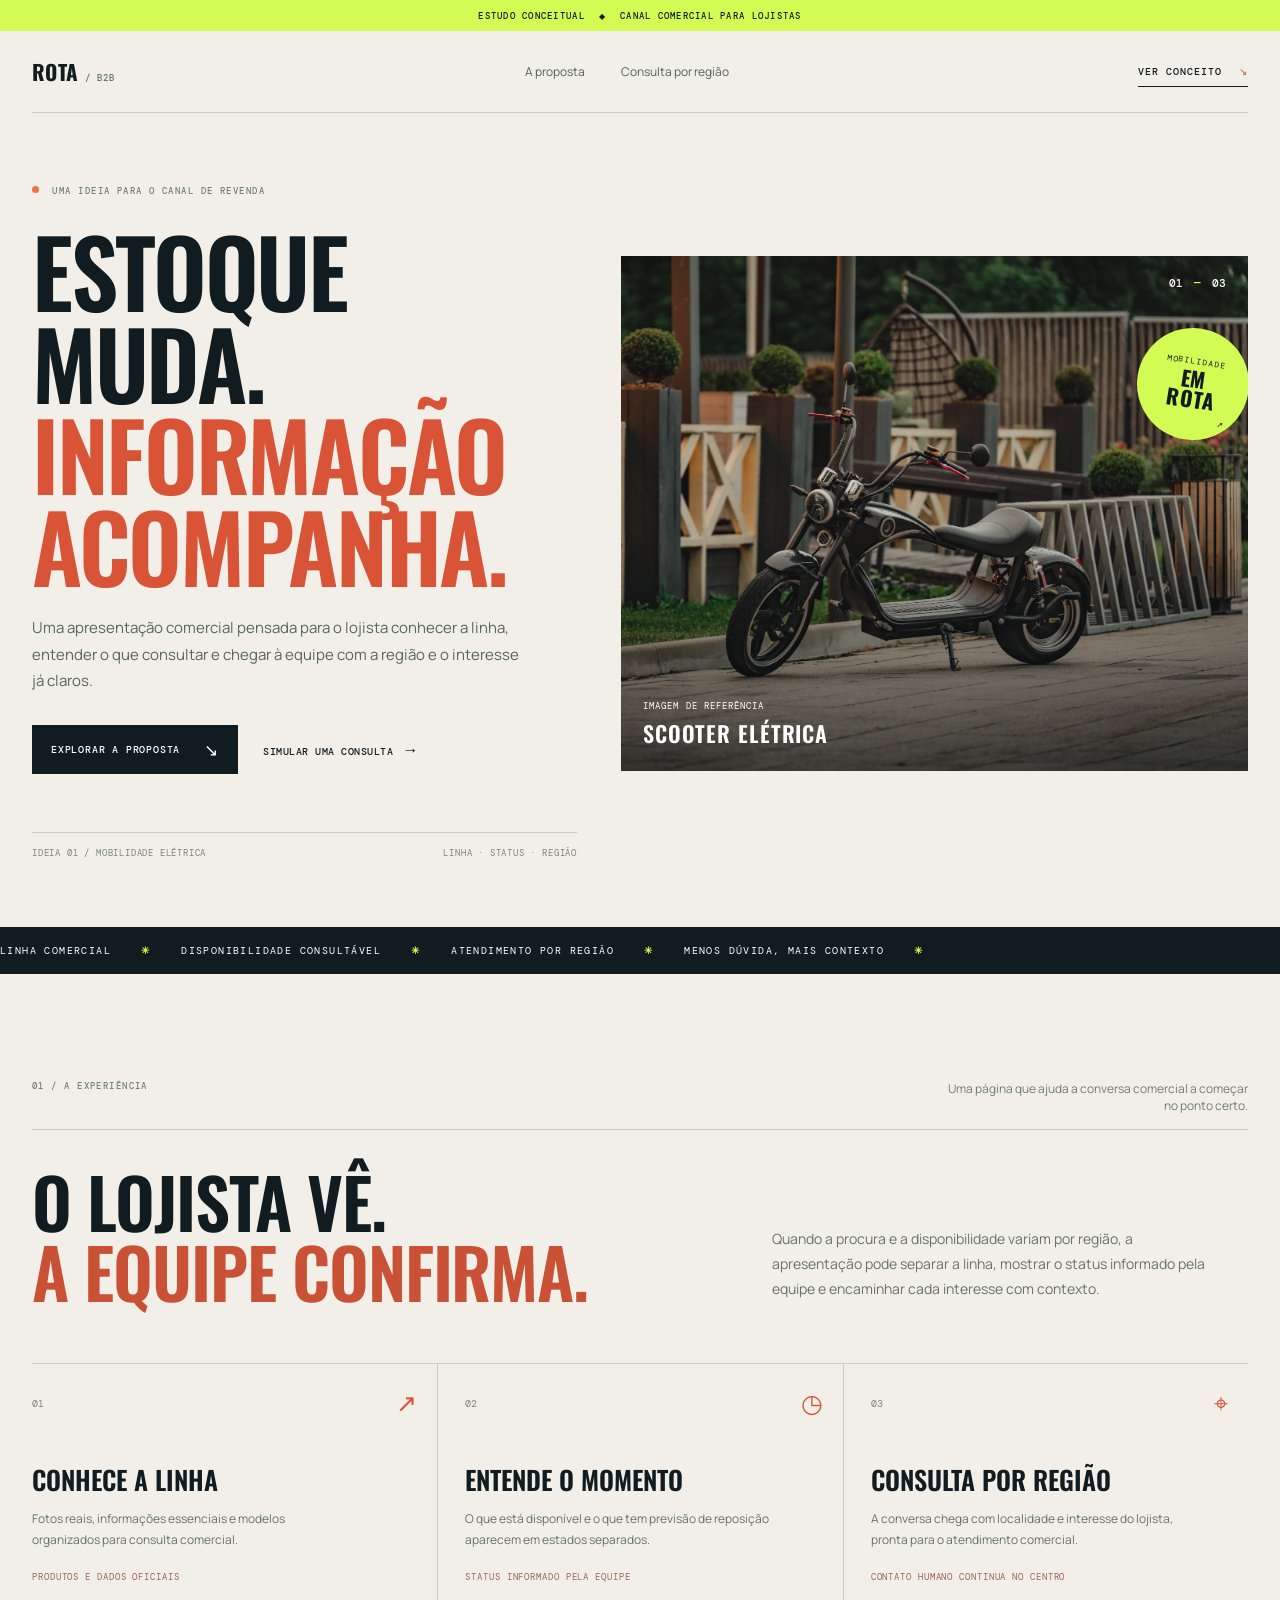
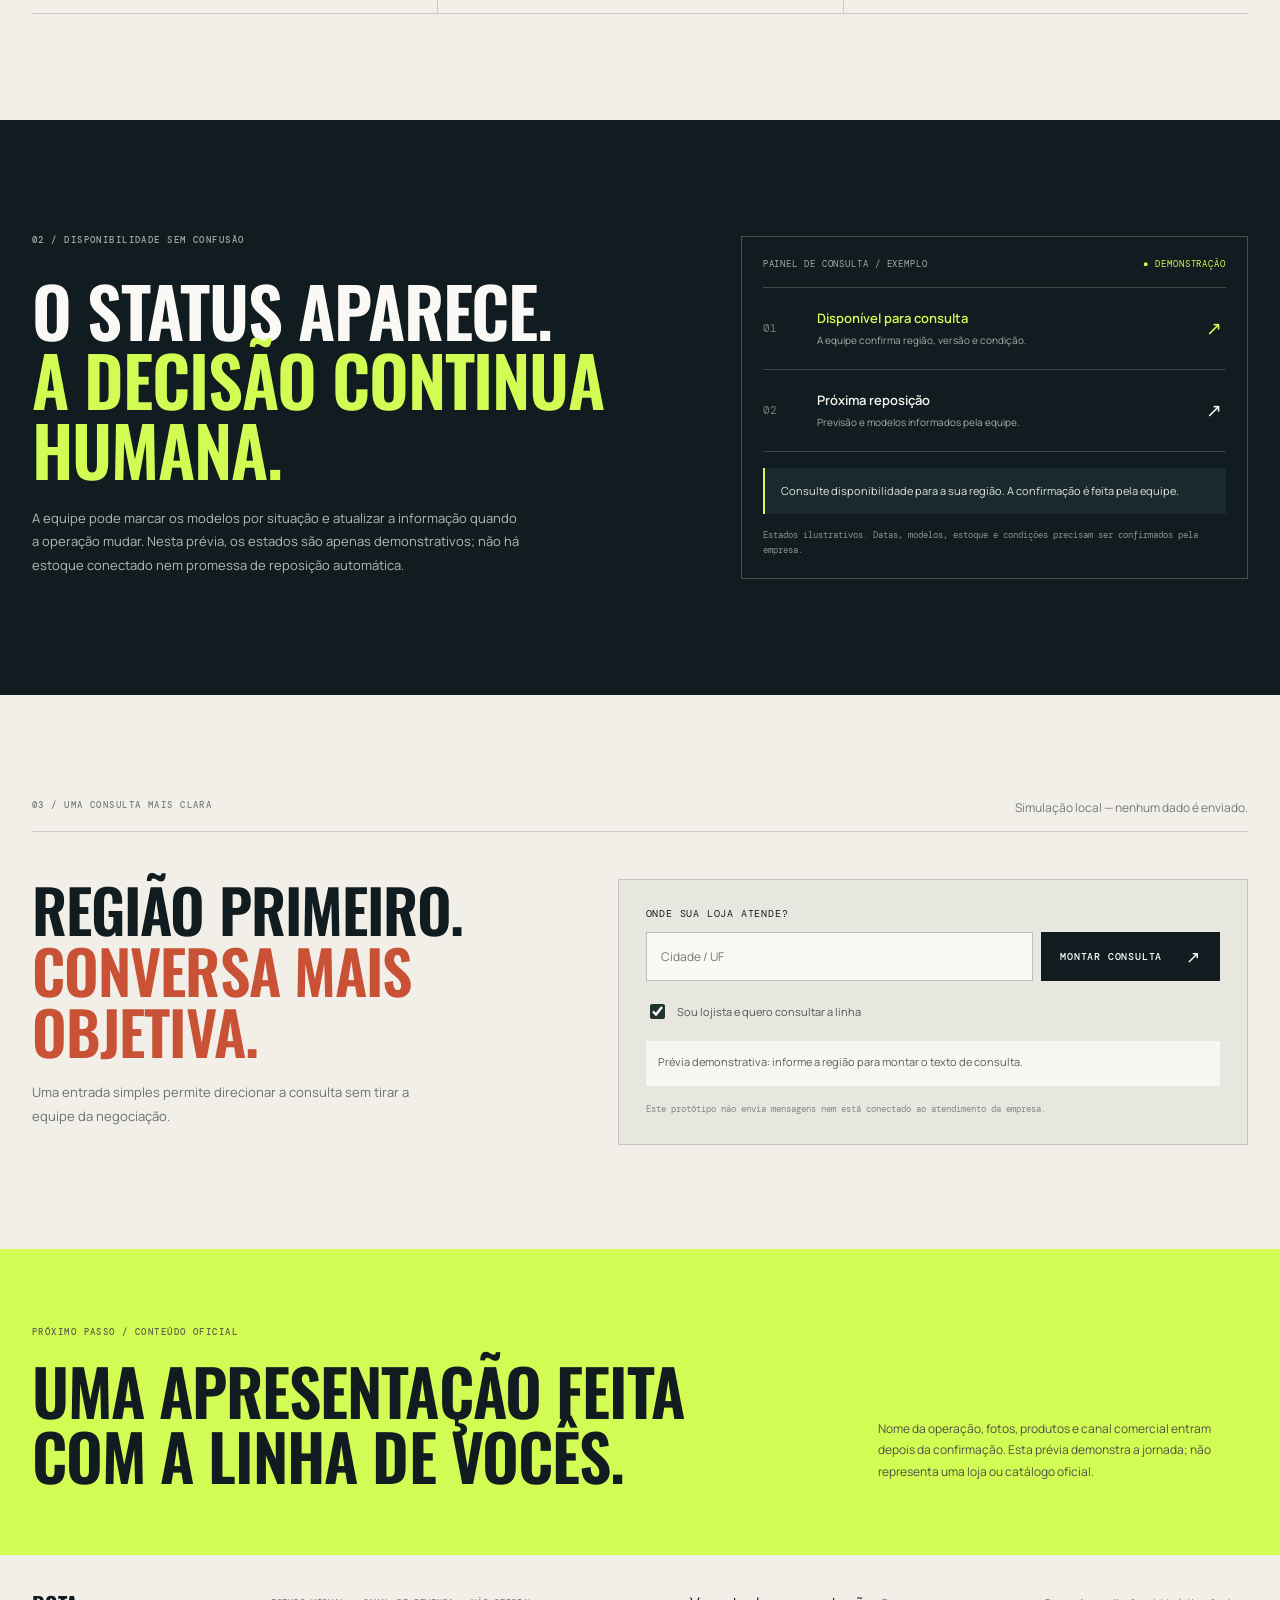
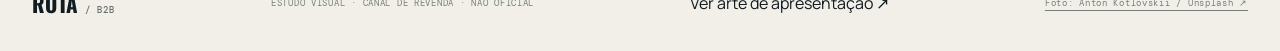
<file: docs/index.html>
<!doctype html>
<html lang="pt-BR">
<head>
  <meta charset="utf-8">
  <meta name="viewport" content="width=device-width, initial-scale=1">
  <meta name="theme-color" content="#101b20">
  <meta name="description" content="Prévia conceitual de um canal comercial para lojistas de mobilidade elétrica: linha, disponibilidade e atendimento por região.">
  <title>Canal do lojista — mobilidade elétrica</title>
  <link rel="preconnect" href="https://fonts.googleapis.com">
  <link rel="preconnect" href="https://fonts.gstatic.com" crossorigin>
  <link href="https://fonts.googleapis.com/css2?family=DM+Mono:wght@400;500&family=Manrope:wght@400;500;600;700;800&family=Oswald:wght@500;600;700&display=swap" rel="stylesheet">
  <link rel="stylesheet" href="site.css">
  <script src="app.js" defer></script>
</head>
<body>
  <a class="skip" href="#conteudo">Pular para o conteúdo</a>
  <div class="announcement"><span>ESTUDO CONCEITUAL</span><i aria-hidden="true">◆</i> CANAL COMERCIAL PARA LOJISTAS</div>
  <header class="header wrap">
    <a class="wordmark" href="#topo" aria-label="Canal de revenda, início"><span>ROTA</span><b> / B2B</b></a>
    <nav aria-label="Navegação principal"><a href="#experiencia">A proposta</a><a href="#consulta">Consulta por região</a></nav>
    <a class="header-cta" href="#consulta">Ver conceito <span aria-hidden="true">↘</span></a>
  </header>
  <main id="conteudo">
    <section class="hero wrap" id="topo">
      <div class="hero-copy">
        <p class="eyebrow"><span class="dot"></span> UMA IDEIA PARA O CANAL DE REVENDA</p>
        <h1>Estoque muda.<br><em>Informação acompanha.</em></h1>
        <p class="lede">Uma apresentação comercial pensada para o lojista conhecer a linha, entender o que consultar e chegar à equipe com a região e o interesse já claros.</p>
        <div class="hero-actions"><a class="button button-primary" href="#experiencia">Explorar a proposta <span aria-hidden="true">↘</span></a><a class="text-link" href="#consulta">Simular uma consulta <span aria-hidden="true">→</span></a></div>
        <div class="hero-foot"><span>IDEIA 01 / MOBILIDADE ELÉTRICA</span><span>LINHA · STATUS · REGIÃO</span></div>
      </div>
      <div class="hero-visual">
        <img src="images/scooter-eletrica-referencia.webp" alt="Scooter elétrica preta fotografada em ambiente urbano; imagem real de referência, não vinculada ao estoque do contato">
        <div class="image-tag"><span>IMAGEM DE REFERÊNCIA</span><b>SCOOTER ELÉTRICA</b></div>
        <div class="visual-index">01 <span>—</span> 03</div>
        <div class="visual-stamp" aria-hidden="true"><span>MOBILIDADE</span><b>EM<br>ROTA</b><i>↗</i></div>
      </div>
    </section>
    <div class="ticker" aria-label="Resumo da proposta"><div>LINHA COMERCIAL <b>✳</b> DISPONIBILIDADE CONSULTÁVEL <b>✳</b> ATENDIMENTO POR REGIÃO <b>✳</b> MENOS DÚVIDA, MAIS CONTEXTO <b>✳</b></div></div>

    <section class="section wrap" id="experiencia">
      <div class="section-top"><p class="eyebrow">01 / A EXPERIÊNCIA</p><p class="section-note">Uma página que ajuda a conversa comercial a começar no ponto certo.</p></div>
      <div class="section-title"><h2>O lojista vê.<br><span>A equipe confirma.</span></h2><p>Quando a procura e a disponibilidade variam por região, a apresentação pode separar a linha, mostrar o status informado pela equipe e encaminhar cada interesse com contexto.</p></div>
      <div class="steps">
        <article class="step"><span class="step-no">01</span><div class="step-mark" aria-hidden="true">↗</div><h3>Conhece a linha</h3><p>Fotos reais, informações essenciais e modelos organizados para consulta comercial.</p><small>PRODUTOS E DADOS OFICIAIS</small></article>
        <article class="step"><span class="step-no">02</span><div class="step-mark" aria-hidden="true">◷</div><h3>Entende o momento</h3><p>O que está disponível e o que tem previsão de reposição aparecem em estados separados.</p><small>STATUS INFORMADO PELA EQUIPE</small></article>
        <article class="step"><span class="step-no">03</span><div class="step-mark" aria-hidden="true">⌖</div><h3>Consulta por região</h3><p>A conversa chega com localidade e interesse do lojista, pronta para o atendimento comercial.</p><small>CONTATO HUMANO CONTINUA NO CENTRO</small></article>
      </div>
    </section>

    <section class="availability">
      <div class="wrap availability-grid">
        <div><p class="eyebrow">02 / DISPONIBILIDADE SEM CONFUSÃO</p><h2>O status aparece.<br><span>A decisão continua humana.</span></h2><p class="availability-copy">A equipe pode marcar os modelos por situação e atualizar a informação quando a operação mudar. Nesta prévia, os estados são apenas demonstrativos; não há estoque conectado nem promessa de reposição automática.</p></div>
        <div class="status-board" aria-label="Exemplos de estados de disponibilidade">
          <div class="board-head"><span>PAINEL DE CONSULTA / EXEMPLO</span><span class="live-dot">● DEMONSTRAÇÃO</span></div>
          <button class="status-row selected" type="button" data-status="agora" aria-pressed="true"><span class="status-icon">01</span><span class="status-copy"><b>Disponível para consulta</b><small>A equipe confirma região, versão e condição.</small></span><span class="status-arrow">↗</span></button>
          <button class="status-row" type="button" data-status="reposicao" aria-pressed="false"><span class="status-icon">02</span><span class="status-copy"><b>Próxima reposição</b><small>Previsão e modelos informados pela equipe.</small></span><span class="status-arrow">↗</span></button>
          <div class="status-detail" id="statusDetail" role="status" aria-live="polite">Consulte disponibilidade para a sua região. A confirmação é feita pela equipe.</div>
          <p class="disclaimer">Estados ilustrativos. Datas, modelos, estoque e condições precisam ser confirmados pela empresa.</p>
        </div>
      </div>
    </section>

    <section class="section wrap inquiry" id="consulta">
      <div class="section-top"><p class="eyebrow">03 / UMA CONSULTA MAIS CLARA</p><p class="section-note">Simulação local — nenhum dado é enviado.</p></div>
      <div class="inquiry-grid"><div><h2>Região primeiro.<br><span>Conversa mais objetiva.</span></h2><p>Uma entrada simples permite direcionar a consulta sem tirar a equipe da negociação.</p></div>
        <form id="demoForm" class="demo-form">
          <label for="region">Onde sua loja atende?</label>
          <div class="input-row"><input id="region" name="region" type="text" autocomplete="address-level2" placeholder="Cidade / UF" required><button type="submit" class="button button-primary">Montar consulta <span aria-hidden="true">↗</span></button></div>
          <label class="checkline"><input type="checkbox" id="dealer" checked> <span>Sou lojista e quero consultar a linha</span></label>
          <p class="form-result" id="formResult" role="status" aria-live="polite">Prévia demonstrativa: informe a região para montar o texto de consulta.</p>
          <small>Este protótipo não envia mensagens nem está conectado ao atendimento da empresa.</small>
        </form>
      </div>
    </section>
    <section class="closing"><div class="wrap closing-inner"><div><p class="eyebrow">PRÓXIMO PASSO / CONTEÚDO OFICIAL</p><h2>Uma apresentação feita<br>com a linha de vocês.</h2></div><p>Nome da operação, fotos, produtos e canal comercial entram depois da confirmação. Esta prévia demonstra a jornada; não representa uma loja ou catálogo oficial.</p></div></section>
  </main>
  <footer class="footer wrap"><a class="wordmark" href="#topo"><span>ROTA</span><b> / B2B</b></a><p>ESTUDO VISUAL · CANAL DE REVENDA · NÃO OFICIAL</p><a href="arte-proposta-inline.jpeg">Ver arte de apresentação ↗</a><a href="https://unsplash.com/photos/black-electric-scooter-on-paved-walkway--va_zZuO70Y" target="_blank" rel="noreferrer">Foto: Anton Kotlovskii / Unsplash ↗</a></footer>
</body>
</html>
</file>
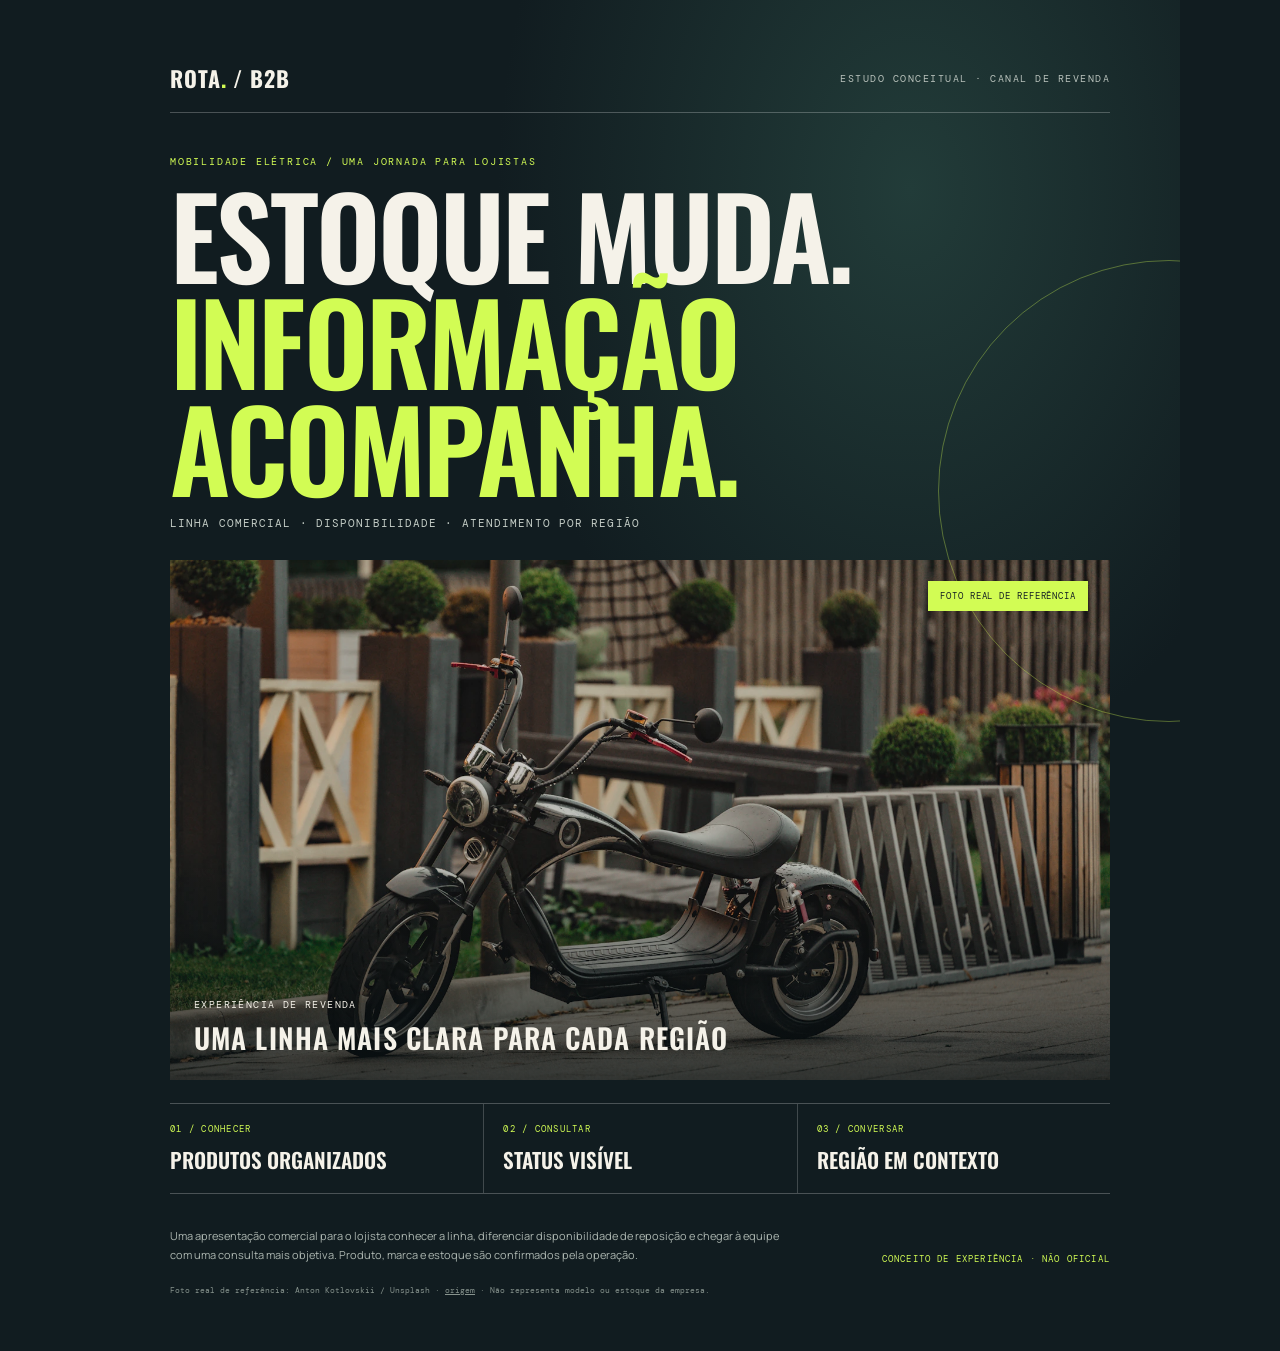
<file: docs/arte.html>
<!doctype html>
<html lang="pt-BR">
<head>
  <meta charset="utf-8"><meta name="viewport" content="width=device-width, initial-scale=1">
  <meta name="theme-color" content="#111c20">
  <title>Estoque muda. Informação acompanha. — estudo comercial</title>
  <link rel="preconnect" href="https://fonts.googleapis.com"><link rel="preconnect" href="https://fonts.gstatic.com" crossorigin>
  <link href="https://fonts.googleapis.com/css2?family=DM+Mono:wght@400;500&family=Manrope:wght@400;600;700;800&family=Oswald:wght@500;600;700&display=swap" rel="stylesheet">
  <style>
    *{box-sizing:border-box}body{margin:0;background:#111c20;color:#f5f2e9;font-family:Manrope,sans-serif}.poster{width:min(100%,1080px);min-height:1350px;margin:0 auto;padding:62px 70px 48px;display:flex;flex-direction:column;background:radial-gradient(ellipse at 75% 14%,#223c39 0,transparent 36%),#111c20;position:relative;overflow:hidden}.poster:after{content:"";position:absolute;width:460px;height:460px;border:1px solid rgba(210,252,84,.34);border-radius:50%;right:-220px;top:260px;pointer-events:none}.top{display:flex;justify-content:space-between;align-items:center;border-bottom:1px solid rgba(255,255,255,.24);padding-bottom:18px;font:10px 'DM Mono',monospace;letter-spacing:.15em;color:#b8c1bb}.logo{font:700 22px Oswald,sans-serif;letter-spacing:.04em;color:#f5f2e9}.logo i{font-style:normal;color:#d2fc54}.kicker{margin:42px 0 12px;color:#d2fc54;font:10px 'DM Mono',monospace;letter-spacing:.18em}.poster h1{font:600 clamp(60px,9vw,112px)/.95 Oswald,sans-serif;letter-spacing:-.025em;text-transform:uppercase;margin:0;max-width:900px}.poster h1 span{color:#d2fc54}.sub{font:11px 'DM Mono',monospace;color:#c4cdc6;letter-spacing:.1em;margin:17px 0 30px}.photo{height:520px;position:relative;overflow:hidden;background:#31403d}.photo img{width:100%;height:100%;object-fit:cover;object-position:center 52%;filter:saturate(.76)}.photo:after{content:"";position:absolute;inset:0;background:linear-gradient(180deg,transparent 58%,rgba(5,14,17,.72))}.photo-label{position:absolute;bottom:22px;left:24px;z-index:1;font:10px 'DM Mono',monospace;letter-spacing:.14em}.photo-label b{display:block;font:600 28px Oswald,sans-serif;letter-spacing:.04em;margin-top:6px}.photo-note{position:absolute;right:22px;top:21px;z-index:1;background:#d2fc54;color:#152024;padding:9px 12px;font:9px 'DM Mono',monospace;letter-spacing:.1em}.info{display:grid;grid-template-columns:repeat(3,1fr);gap:0;border-top:1px solid rgba(255,255,255,.24);border-bottom:1px solid rgba(255,255,255,.24);margin-top:23px}.info div{padding:19px 15px 18px 0}.info div+div{border-left:1px solid rgba(255,255,255,.2);padding-left:19px}.info small{display:block;color:#d2fc54;font:9px 'DM Mono',monospace;letter-spacing:.14em}.info strong{display:block;margin-top:9px;font:600 21px Oswald,sans-serif;text-transform:uppercase}.bottom{display:flex;justify-content:space-between;align-items:end;gap:25px;margin-top:auto;padding-top:32px}.bottom p{max-width:620px;color:#acb6b0;font-size:11px;line-height:1.75;margin:0}.tag{font:9px 'DM Mono',monospace;color:#d2fc54;letter-spacing:.13em;white-space:nowrap}.source{font:8px 'DM Mono',monospace;color:#87938d;margin-top:20px}.source a{color:inherit}@media(max-width:700px){.poster{min-height:unset;padding:28px 22px 26px}.top{font-size:8px}.logo{font-size:19px}.kicker{margin-top:30px;font-size:8px}.poster h1{font-size:clamp(54px,13vw,84px)}.sub{font-size:8px;line-height:1.7}.photo{height:98vw;max-height:480px}.photo-label{left:15px;bottom:16px}.photo-label b{font-size:22px}.photo-note{right:12px;top:12px;font-size:7px}.info div{padding:15px 8px 14px 0}.info div+div{padding-left:9px}.info small{font-size:7px}.info strong{font-size:16px}.bottom{align-items:start;flex-direction:column}.bottom p{font-size:10px}.tag{white-space:normal}.source{font-size:7px}}@media(prefers-reduced-motion:reduce){*{scroll-behavior:auto}}
  </style>
</head>
<body>
  <main class="poster">
    <div class="top"><span class="logo">ROTA<i>.</i> / B2B</span><span>ESTUDO CONCEITUAL · CANAL DE REVENDA</span></div>
    <p class="kicker">MOBILIDADE ELÉTRICA / UMA JORNADA PARA LOJISTAS</p>
    <h1>Estoque muda.<br><span>Informação acompanha.</span></h1>
    <p class="sub">LINHA COMERCIAL · DISPONIBILIDADE · ATENDIMENTO POR REGIÃO</p>
    <div class="photo"><img src="images/scooter-eletrica-referencia.webp" alt="Scooter elétrica fotografada em ambiente urbano; referência visual não associada ao estoque da empresa"><span class="photo-note">FOTO REAL DE REFERÊNCIA</span><div class="photo-label">EXPERIÊNCIA DE REVENDA<b>UMA LINHA MAIS CLARA PARA CADA REGIÃO</b></div></div>
    <div class="info"><div><small>01 / CONHECER</small><strong>Produtos organizados</strong></div><div><small>02 / CONSULTAR</small><strong>Status visível</strong></div><div><small>03 / CONVERSAR</small><strong>Região em contexto</strong></div></div>
    <div class="bottom"><p>Uma apresentação comercial para o lojista conhecer a linha, diferenciar disponibilidade de reposição e chegar à equipe com uma consulta mais objetiva. Produto, marca e estoque são confirmados pela operação.</p><span class="tag">CONCEITO DE EXPERIÊNCIA · NÃO OFICIAL</span></div>
    <p class="source">Foto real de referência: Anton Kotlovskii / Unsplash · <a href="https://unsplash.com/photos/black-electric-scooter-on-paved-walkway--va_zZuO70Y">origem</a> · Não representa modelo ou estoque da empresa.</p>
  </main>
</body>
</html>
</file>
<file: docs/site.css>
:root{--ink:#111c20;--paper:#f1efe8;--white:#faf9f5;--muted:#77817e;--line:rgba(17,28,32,.17);--acid:#d2fc54;--orange:#f2784b;--mono:"DM Mono",monospace;--display:"Oswald",sans-serif;--body:"Manrope",sans-serif}*{box-sizing:border-box}html{scroll-behavior:smooth}body{margin:0;background:var(--paper);color:var(--ink);font-family:var(--body);-webkit-font-smoothing:antialiased}a{color:inherit;text-decoration:none}button,input{font:inherit}button:focus-visible,a:focus-visible,input:focus-visible{outline:3px solid var(--orange);outline-offset:3px}.skip{position:absolute;left:-10000px;top:auto}.skip:focus{left:12px;top:12px;z-index:10;background:#fff;padding:12px}.wrap{width:min(1240px,calc(100% - 64px));margin-inline:auto}.announcement{height:31px;background:var(--acid);display:flex;align-items:center;justify-content:center;gap:14px;font:500 9px var(--mono);letter-spacing:.14em}.announcement span{font-weight:500}.announcement i{font-style:normal;font-size:8px}.header{height:82px;display:flex;align-items:center;justify-content:space-between;border-bottom:1px solid var(--line)}.wordmark{font:700 21px var(--display);letter-spacing:.02em}.wordmark b{font:500 9px var(--mono);letter-spacing:.12em;color:#67716d}.header nav{display:flex;gap:36px;color:#53605d;font-size:12px}.header nav a:hover,.text-link:hover{color:#d54f2f}.header-cta{font:500 10px var(--mono);letter-spacing:.1em;text-transform:uppercase;border-bottom:1px solid var(--ink);padding:8px 0}.header-cta span{color:#d54f2f;margin-left:10px}.hero{min-height:665px;display:grid;grid-template-columns:.93fr 1.07fr;gap:44px;align-items:center;padding-block:55px 68px}.hero-copy{padding:8px 0 0}.eyebrow{font:500 9px var(--mono);letter-spacing:.16em;text-transform:uppercase;color:#75817c}.dot{display:inline-block;width:7px;height:7px;border-radius:50%;background:#ec7148;margin-right:7px;vertical-align:1px}.hero h1{font:600 clamp(56px,7.3vw,104px)/.98 var(--display);letter-spacing:-.025em;text-transform:uppercase;margin:28px 0 24px;max-width:680px}.hero h1 em{font-style:normal;color:#d95336}.lede{font-size:15px;line-height:1.75;color:#596460;max-width:490px}.hero-actions{display:flex;align-items:center;gap:25px;margin-top:31px}.button{min-height:49px;padding:0 19px;display:inline-flex;align-items:center;justify-content:center;gap:24px;border:0;cursor:pointer;font:500 10px var(--mono);letter-spacing:.08em;text-transform:uppercase}.button-primary{background:var(--ink);color:#fff}.button-primary:hover{background:#d95336}.button-primary span{font-size:17px}.text-link{font:500 10px var(--mono);letter-spacing:.05em;text-transform:uppercase}.text-link span{font-size:16px;padding-left:6px}.hero-foot{border-top:1px solid var(--line);margin-top:58px;padding-top:14px;display:flex;justify-content:space-between;gap:10px;font:9px var(--mono);letter-spacing:.09em;color:#7c8581}.hero-visual{height:515px;position:relative;background:#c8cbc3;overflow:hidden}.hero-visual:after{content:"";position:absolute;inset:0;background:linear-gradient(180deg,transparent 56%,rgba(9,17,19,.6))}.hero-visual img{width:100%;height:100%;display:block;object-fit:cover;object-position:center 48%;filter:saturate(.78)}.image-tag{position:absolute;left:22px;bottom:22px;z-index:1;color:white;display:flex;flex-direction:column;gap:5px}.image-tag span{font:9px var(--mono);letter-spacing:.12em}.image-tag b{font:600 22px var(--display);letter-spacing:.04em}.visual-index{position:absolute;z-index:1;right:22px;top:20px;color:white;font:500 11px var(--mono)}.visual-index span{color:var(--acid);padding:0 4px}.visual-stamp{position:absolute;z-index:2;right:-1px;top:72px;background:var(--acid);width:112px;height:112px;border-radius:50%;display:flex;flex-direction:column;align-items:center;justify-content:center;transform:rotate(9deg);font:8px var(--mono);letter-spacing:.12em}.visual-stamp b{font:700 21px/.93 var(--display);text-align:center;margin:3px 0}.visual-stamp i{font-style:normal;position:absolute;right:19px;bottom:15px}.ticker{overflow:hidden;background:var(--ink);color:#fff;white-space:nowrap;padding:17px 0;font:10px var(--mono);letter-spacing:.14em}.ticker div{width:max-content;animation:marquee 32s linear infinite}.ticker b{color:var(--acid);padding:0 23px}@keyframes marquee{to{transform:translateX(-30%)}}.section{padding-block:106px}.section-top{display:flex;justify-content:space-between;gap:24px;border-bottom:1px solid var(--line);padding-bottom:15px}.section-top .eyebrow{margin:0}.section-note{font-size:12px;color:#717b77;margin:0;max-width:300px;text-align:right}.section-title{display:grid;grid-template-columns:1fr .7fr;gap:60px;align-items:end;margin:37px 0 56px}.section-title h2,.availability h2,.inquiry h2,.closing h2{font:600 clamp(42px,5.4vw,71px)/1.01 var(--display);letter-spacing:-.015em;text-transform:uppercase;margin:0}.section-title h2 span,.availability h2 span,.inquiry h2 span{color:#c85136}.section-title>p{font-size:14px;line-height:1.8;color:#68716e;max-width:445px;margin:0 0 5px}.steps{display:grid;grid-template-columns:repeat(3,1fr);border-top:1px solid var(--line);border-bottom:1px solid var(--line)}.step{position:relative;padding:26px 27px 30px 0;min-height:230px}.step+.step{border-left:1px solid var(--line);padding-left:27px}.step-no,.step-mark{font:10px var(--mono);color:#78827e}.step-mark{position:absolute;right:20px;top:23px;font-size:25px;color:#d95336}.step h3{font:600 26px var(--display);text-transform:uppercase;margin:48px 0 9px}.step p{max-width:320px;margin:0;color:#66716d;font-size:12px;line-height:1.75}.step small{display:block;margin-top:21px;font:9px var(--mono);letter-spacing:.1em;color:#9a6455}.availability{background:var(--ink);color:var(--white);padding:105px 0}.availability-grid{display:grid;grid-template-columns:1fr .82fr;gap:90px;align-items:center}.availability .eyebrow{color:#a1aaa6}.availability h2{margin:30px 0 22px}.availability h2 span{color:var(--acid)}.availability-copy{max-width:490px;color:#b2bbb6;font-size:13px;line-height:1.8}.status-board{border:1px solid rgba(255,255,255,.23);padding:21px}.board-head{display:flex;justify-content:space-between;gap:12px;border-bottom:1px solid rgba(255,255,255,.2);padding-bottom:17px;font:9px var(--mono);letter-spacing:.1em;color:#a3ada8}.live-dot{color:var(--acid);white-space:nowrap}.status-row{display:grid;grid-template-columns:42px 1fr 20px;align-items:center;gap:12px;text-align:left;width:100%;background:transparent;color:#f7f5ed;border:0;border-bottom:1px solid rgba(255,255,255,.17);padding:21px 0;cursor:pointer}.status-row:hover,.status-row.selected{color:var(--acid)}.status-icon{font:11px var(--mono);color:#73817b}.status-copy{display:flex;flex-direction:column;gap:6px}.status-copy b{font-size:13px;font-weight:600}.status-copy small{font-size:10px;color:#a5afaa;line-height:1.5}.status-arrow{font-size:19px}.status-detail{margin-top:16px;background:#1a292e;padding:14px 16px;border-left:2px solid var(--acid);color:#e1e5dc;font-size:11px;line-height:1.65}.disclaimer{font:9px/1.6 var(--mono);color:#87928c;margin:14px 0 0}.inquiry{padding-block:104px}.inquiry-grid{display:grid;grid-template-columns:.9fr 1.1fr;gap:70px;margin-top:47px;align-items:start}.inquiry h2{font-size:clamp(39px,4.7vw,62px)}.inquiry-grid>div>p{font-size:13px;color:#68716e;line-height:1.8;max-width:380px;margin-top:20px}.demo-form{padding:27px;background:#e8e7df;border:1px solid var(--line)}.demo-form label:first-child{display:block;font:10px var(--mono);letter-spacing:.08em;text-transform:uppercase;margin-bottom:12px}.input-row{display:flex;gap:8px}.input-row input{height:49px;min-width:0;flex:1;border:1px solid #b9c0b8;background:var(--white);padding:0 14px;font-size:12px}.input-row button{white-space:nowrap}.checkline{display:flex;align-items:center;gap:9px;margin:20px 0 0;font-size:11px;color:#4c5753}.checkline input{accent-color:#22332f;width:15px;height:15px}.form-result{min-height:45px;margin:19px 0 9px;padding:12px;background:#f7f6f0;color:#53605a;font-size:11px;line-height:1.6}.demo-form>small{font:9px/1.55 var(--mono);color:#818984}.closing{background:var(--acid);padding:68px 0}.closing-inner{display:flex;align-items:end;justify-content:space-between;gap:45px}.closing h2{font-size:clamp(42px,5vw,68px);margin-top:20px}.closing .eyebrow{color:#59624c}.closing-inner>p{max-width:370px;margin:0 0 5px;color:#4b5345;font-size:12px;line-height:1.8}.footer{min-height:96px;display:flex;align-items:center;justify-content:space-between;gap:20px}.footer p,.footer>a:last-child{font:9px var(--mono);letter-spacing:.08em;color:#77807b}.footer>a:last-child{text-decoration:underline;text-underline-offset:4px}.footer .wordmark{color:var(--ink)}@media(max-width:900px){.wrap{width:min(100% - 42px,680px)}.hero{grid-template-columns:1fr;gap:30px;min-height:unset;padding-block:56px 52px}.hero h1{font-size:clamp(58px,11vw,88px)}.hero-visual{height:min(70vw,540px)}.hero-foot{margin-top:38px}.section{padding-block:76px}.section-title{grid-template-columns:1fr;gap:20px;margin:31px 0 37px}.availability{padding:76px 0}.availability-grid{grid-template-columns:1fr;gap:34px}.inquiry{padding-block:78px}.inquiry-grid{grid-template-columns:1fr;gap:30px}.closing-inner{align-items:start;flex-direction:column}.footer{flex-wrap:wrap;padding-block:22px}.footer p{order:3;width:100%}}@media(max-width:620px){.wrap{width:calc(100% - 36px)}.announcement{font-size:8px;letter-spacing:.09em;gap:9px}.header{height:68px}.header nav{display:none}.wordmark{font-size:19px}.header-cta{font-size:9px}.hero{padding-top:46px}.hero h1{font-size:clamp(53px,14vw,76px);margin:23px 0 17px}.lede{font-size:13px}.hero-actions{align-items:flex-start;flex-direction:column;gap:17px}.hero-visual{height:108vw;max-height:490px}.visual-stamp{width:91px;height:91px;top:38px;font-size:7px}.visual-stamp b{font-size:18px}.hero-foot{font-size:7px}.ticker{font-size:9px}.section-top{align-items:start;flex-direction:column;gap:9px}.section-note{text-align:left}.section-title h2,.availability h2{font-size:45px}.steps{grid-template-columns:1fr}.step,.step+.step{min-height:unset;padding:20px 0 24px;border-left:0}.step+.step{border-top:1px solid var(--line)}.step h3{margin-top:25px}.step-mark{top:18px}.status-board{padding:16px}.board-head{font-size:8px}.status-row{grid-template-columns:30px 1fr 18px;gap:8px;padding:17px 0}.status-copy b{font-size:12px}.status-copy small{font-size:9px}.inquiry h2{font-size:43px}.demo-form{padding:18px}.input-row{flex-direction:column}.input-row button{width:100%}.closing{padding:54px 0}.closing h2{font-size:46px}.footer{align-items:start;flex-direction:column;padding-block:24px}.footer p{order:0;margin:0}.footer>a:last-child{font-size:8px}}@media(prefers-reduced-motion:reduce){html{scroll-behavior:auto}*,*::before,*::after{animation-duration:.01ms!important;animation-iteration-count:1!important;transition-duration:.01ms!important}}
</file>
